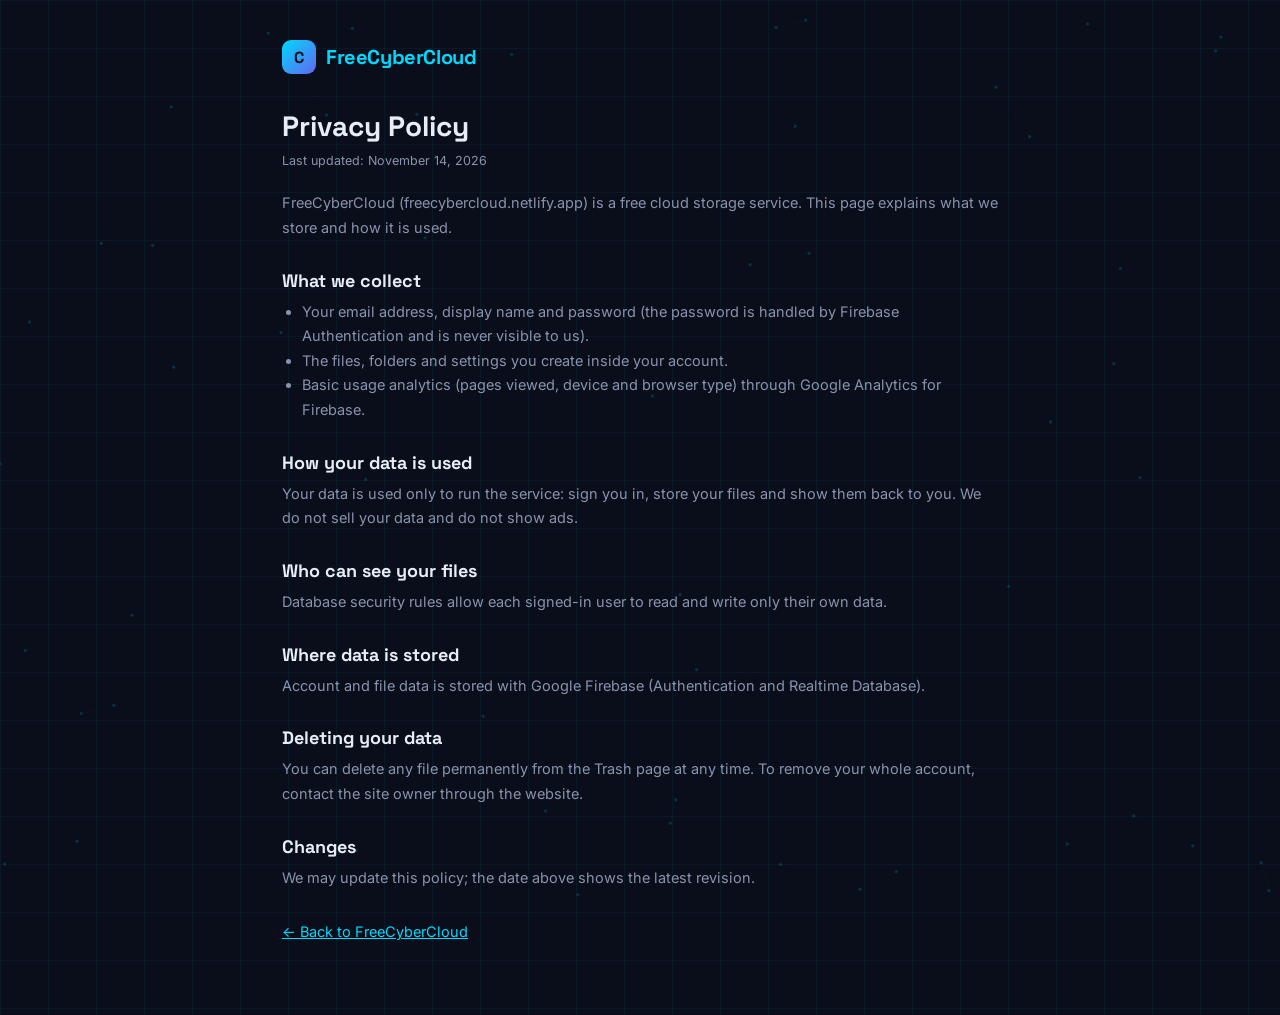
<file: privacy.html>
<!DOCTYPE html>
<html lang="en">
<head>
<meta charset="UTF-8">
<meta name="viewport" content="width=device-width, initial-scale=1.0">
<title>Privacy Policy — FreeCyberCloud</title>
<meta name="description" content="How FreeCyberCloud handles your account details and the files you upload.">
<meta name="robots" content="index, follow">
<link rel="canonical" href="https://freecybercloud.netlify.app/privacy.html">
<meta name="theme-color" content="#00d9ff">
<link rel="icon" href="/favicon.ico" sizes="any">
<link rel="icon" type="image/png" sizes="32x32" href="/favicon-32x32.png">
<link rel="apple-touch-icon" sizes="180x180" href="/apple-touch-icon.png">
<link rel="manifest" href="/site.webmanifest">
<link rel="preconnect" href="https://fonts.googleapis.com">
<link href="https://fonts.googleapis.com/css2?family=Space+Grotesk:wght@400;500;600;700&family=Inter:wght@400;500;600;700&family=JetBrains+Mono:wght@400;500&display=swap" rel="stylesheet">
<link rel="stylesheet" href="/css/styles.css">
</head>
<body>
<canvas id="ambient"></canvas>
<div class="static-page">
  <a href="/" style="text-decoration:none"><div class="brand" style="justify-content:flex-start"><div class="brand-mark">C</div><div class="brand-name">FreeCyberCloud</div></div></a>
  <h1>Privacy Policy</h1>
  <p class="updated">Last updated: November 14, 2026</p>
  <p>FreeCyberCloud (freecybercloud.netlify.app) is a free cloud storage service. This page explains what we store and how it is used.</p>
  <h2>What we collect</h2>
  <ul>
    <li>Your email address, display name and password (the password is handled by Firebase Authentication and is never visible to us).</li>
    <li>The files, folders and settings you create inside your account.</li>
    <li>Basic usage analytics (pages viewed, device and browser type) through Google Analytics for Firebase.</li>
  </ul>
  <h2>How your data is used</h2>
  <p>Your data is used only to run the service: sign you in, store your files and show them back to you. We do not sell your data and do not show ads.</p>
  <h2>Who can see your files</h2>
  <p>Database security rules allow each signed-in user to read and write only their own data.</p>
  <h2>Where data is stored</h2>
  <p>Account and file data is stored with Google Firebase (Authentication and Realtime Database).</p>
  <h2>Deleting your data</h2>
  <p>You can delete any file permanently from the Trash page at any time. To remove your whole account, contact the site owner through the website.</p>
  <h2>Changes</h2>
  <p>We may update this policy; the date above shows the latest revision.</p>
  <p style="margin-top:30px"><a href="/">← Back to FreeCyberCloud</a></p>
</div>
<script src="/js/ambient.js"></script>
</body>
</html>
</file>
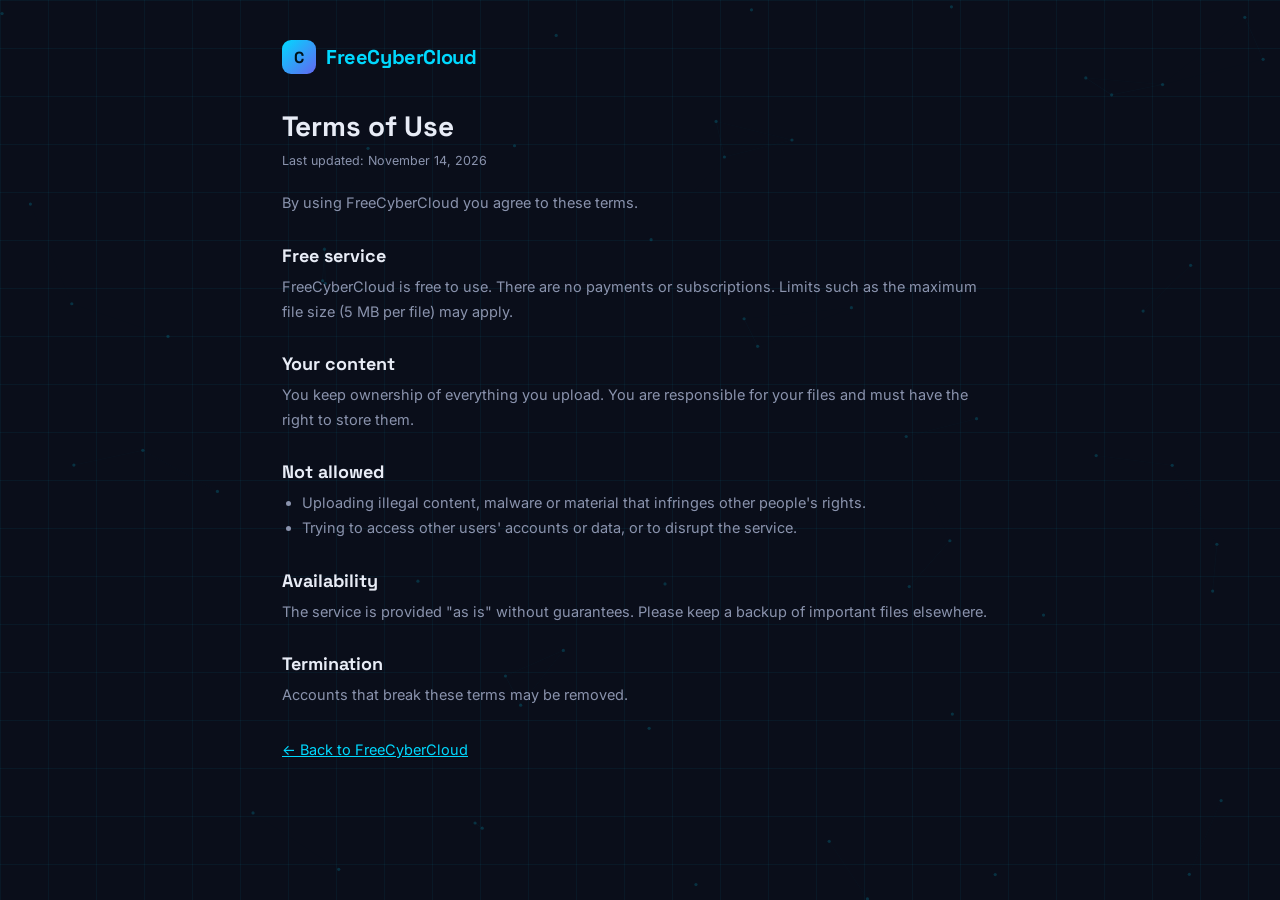
<file: terms.html>
<!DOCTYPE html>
<html lang="en">
<head>
<meta charset="UTF-8">
<meta name="viewport" content="width=device-width, initial-scale=1.0">
<title>Terms of Use — FreeCyberCloud</title>
<meta name="description" content="Terms of use for the free FreeCyberCloud storage service.">
<meta name="robots" content="index, follow">
<link rel="canonical" href="https://freecybercloud.netlify.app/terms.html">
<meta name="theme-color" content="#00d9ff">
<link rel="icon" href="/favicon.ico" sizes="any">
<link rel="icon" type="image/png" sizes="32x32" href="/favicon-32x32.png">
<link rel="apple-touch-icon" sizes="180x180" href="/apple-touch-icon.png">
<link rel="manifest" href="/site.webmanifest">
<link rel="preconnect" href="https://fonts.googleapis.com">
<link href="https://fonts.googleapis.com/css2?family=Space+Grotesk:wght@400;500;600;700&family=Inter:wght@400;500;600;700&family=JetBrains+Mono:wght@400;500&display=swap" rel="stylesheet">
<link rel="stylesheet" href="/css/styles.css">
</head>
<body>
<canvas id="ambient"></canvas>
<div class="static-page">
  <a href="/" style="text-decoration:none"><div class="brand" style="justify-content:flex-start"><div class="brand-mark">C</div><div class="brand-name">FreeCyberCloud</div></div></a>
  <h1>Terms of Use</h1>
  <p class="updated">Last updated: November 14, 2026</p>
  <p>By using FreeCyberCloud you agree to these terms.</p>
  <h2>Free service</h2>
  <p>FreeCyberCloud is free to use. There are no payments or subscriptions. Limits such as the maximum file size (5 MB per file) may apply.</p>
  <h2>Your content</h2>
  <p>You keep ownership of everything you upload. You are responsible for your files and must have the right to store them.</p>
  <h2>Not allowed</h2>
  <ul>
    <li>Uploading illegal content, malware or material that infringes other people's rights.</li>
    <li>Trying to access other users' accounts or data, or to disrupt the service.</li>
  </ul>
  <h2>Availability</h2>
  <p>The service is provided "as is" without guarantees. Please keep a backup of important files elsewhere.</p>
  <h2>Termination</h2>
  <p>Accounts that break these terms may be removed.</p>
  <p style="margin-top:30px"><a href="/">← Back to FreeCyberCloud</a></p>
</div>
<script src="/js/ambient.js"></script>
</body>
</html>
</file>
<file: css/styles.css>
/* ==========================================================================
   Cyber Cloud — Stylesheet
   Sections: Tokens, Base, Auth, App Shell, Sidebar, Topbar, Content,
             Dropzone/Toolbar, File Grid/List, Folders, Upload Panel,
             Modals, Toasts, Settings, Responsive
   ========================================================================== */

/* ---------- Design tokens ---------- */
:root{
  --bg:#0a0e1a; --bg-elev:#101625; --bg-elev-2:#161d30; --border:#212a42;
  --text:#e8ecf6; --text-dim:#8a93ad; --text-faint:#5a6280;
  --cyan:#00d9ff; --cyan-dim:#0891a8; --violet:#6366f1;
  --green:#10b981; --red:#f43f5e; --amber:#f59e0b;
  --glass: rgba(22,29,48,0.6);
  --grid-line: rgba(0,217,255,0.05);
  --radius:14px; --radius-sm:8px;
  --shadow: 0 8px 32px rgba(0,0,0,0.4);
  --font-display:'Space Grotesk',sans-serif;
  --font-body:'Inter',sans-serif;
  --font-mono:'JetBrains Mono',monospace;
}
[data-theme="light"]{
  --bg:#f3f5fa; --bg-elev:#ffffff; --bg-elev-2:#eef1f8; --border:#dde3f0;
  --text:#131a2c; --text-dim:#5c6478; --text-faint:#9aa1b5;
  --cyan:#0891a8; --cyan-dim:#00d9ff; --violet:#6366f1;
  --glass: rgba(255,255,255,0.7);
  --grid-line: rgba(8,145,168,0.06);
  --shadow: 0 8px 32px rgba(20,30,60,0.08);
}

/* ---------- Base ---------- */
*{box-sizing:border-box; margin:0; padding:0;}
body{
  background:var(--bg); color:var(--text); font-family:var(--font-body);
  min-height:100vh; overflow-x:hidden; transition:background .3s,color .3s;
  background-image:
    linear-gradient(var(--grid-line) 1px, transparent 1px),
    linear-gradient(90deg, var(--grid-line) 1px, transparent 1px);
  background-size:48px 48px;
}
::selection{background:var(--cyan); color:#00131a;}
a{color:inherit;}
button{font-family:inherit; cursor:pointer;}
input,select{font-family:inherit;}
::-webkit-scrollbar{width:8px; height:8px;}
::-webkit-scrollbar-thumb{background:var(--border); border-radius:8px;}

#ambient{position:fixed; inset:0; pointer-events:none; z-index:0; opacity:.5;}

/* ---------- Buttons & form fields (shared) ---------- */
.btn{
  border:none; border-radius:var(--radius-sm); padding:11px 16px; font-size:14px; font-weight:600;
  display:inline-flex; align-items:center; justify-content:center; gap:8px; transition:transform .15s, opacity .15s, background .2s;
}
.btn:active{transform:scale(.97);}
.btn-primary{background:linear-gradient(135deg,var(--cyan),var(--cyan-dim)); color:#00131a; width:100%;}
.btn-primary:hover{opacity:.9;}
.btn-ghost{background:transparent; border:1px solid var(--border); color:var(--text); width:100%;}
.btn-ghost:hover{border-color:var(--cyan);}
.btn-danger{background:var(--red); color:#fff;}
.field{margin-bottom:14px;}
.field label{display:block; font-size:12px; color:var(--text-dim); margin-bottom:6px; letter-spacing:.02em;}
.field input{
  width:100%; padding:11px 13px; background:var(--bg-elev-2); border:1px solid var(--border);
  border-radius:var(--radius-sm); color:var(--text); font-size:14px; outline:none; transition:border-color .2s;
}
.field input:focus{border-color:var(--cyan);}

/* ---------- Auth screen ---------- */
#auth-screen{
  min-height:100vh; display:flex; align-items:center; justify-content:center;
  position:relative; z-index:1; padding:20px;
}
.auth-card{
  width:100%; max-width:400px; background:var(--glass); backdrop-filter:blur(20px);
  border:1px solid var(--border); border-radius:var(--radius); padding:36px 30px;
  box-shadow:var(--shadow);
}
.brand{display:flex; align-items:center; gap:10px; margin-bottom:28px; justify-content:center;}
.brand-mark{width:34px; height:34px; border-radius:9px; background:linear-gradient(135deg,var(--cyan),var(--violet)); display:flex; align-items:center; justify-content:center; font-family:var(--font-display); font-weight:700; color:#00131a; font-size:16px;}
.brand-name{font-family:var(--font-display); font-weight:700; font-size:20px; letter-spacing:-.02em;}
.auth-title{font-family:var(--font-display); font-size:22px; font-weight:600; margin-bottom:6px;}
.auth-sub{color:var(--text-dim); font-size:13.5px; margin-bottom:24px;}
.auth-links{display:flex; justify-content:space-between; margin-top:14px; font-size:12.5px;}
.auth-links a,.auth-links button{background:none; border:none; color:var(--cyan); font-size:12.5px;}
.auth-switch{text-align:center; margin-top:20px; font-size:13px; color:var(--text-dim);}
.auth-switch button{background:none; border:none; color:var(--cyan); font-weight:600; font-size:13px;}
.auth-error{background:rgba(244,63,94,.1); border:1px solid rgba(244,63,94,.3); color:#ff8fa3; padding:9px 12px; border-radius:var(--radius-sm); font-size:12.5px; margin-bottom:14px; display:none;}
.auth-note{background:rgba(0,217,255,.08); border:1px solid rgba(0,217,255,.25); color:var(--cyan); padding:9px 12px; border-radius:var(--radius-sm); font-size:12.5px; margin-bottom:14px; display:none;}

/* ---------- App shell ---------- */
#app{display:none; min-height:100vh; position:relative; z-index:1;}
.shell{display:flex; min-height:100vh;}

/* Sidebar */
#sidebar{
  width:230px; flex-shrink:0; background:var(--bg-elev); border-right:1px solid var(--border);
  padding:22px 16px; display:flex; flex-direction:column; position:sticky; top:0; height:100vh; z-index:40;
}
.sidebar-nav{list-style:none; margin-top:24px; flex:1;}
.sidebar-nav li{margin-bottom:2px;}
.nav-link{
  display:flex; align-items:center; gap:11px; padding:10px 12px; border-radius:var(--radius-sm);
  color:var(--text-dim); font-size:14px; font-weight:500; border:none; background:none; width:100%; text-align:left;
  transition:background .15s,color .15s;
}
.nav-link .ic{width:18px; text-align:center; font-size:15px;}
.nav-link:hover{background:var(--bg-elev-2); color:var(--text);}
.nav-link.active{background:rgba(0,217,255,.1); color:var(--cyan);}
.nav-count{margin-left:auto; font-size:11px; background:var(--bg-elev-2); padding:2px 7px; border-radius:20px; color:var(--text-faint);}

.storage-widget{background:var(--bg-elev-2); border:1px solid var(--border); border-radius:var(--radius); padding:14px; margin-top:10px;}
.storage-text{font-size:12px; color:var(--text-dim);}
.storage-text b{color:var(--text); font-family:var(--font-mono); font-size:13px;}
.bar-track{height:6px; background:var(--border); border-radius:4px; margin-top:10px; overflow:hidden;}
.bar-fill{height:100%; background:linear-gradient(90deg,var(--cyan),var(--violet)); border-radius:4px; transition:width .4s;}

/* Main / Topbar */
#main{flex:1; min-width:0; display:flex; flex-direction:column;}
#topbar{
  position:sticky; top:0; z-index:30; background:var(--glass); backdrop-filter:blur(14px);
  border-bottom:1px solid var(--border); padding:14px 26px; display:flex; align-items:center; gap:16px;
}
#hamburger{display:none; background:none; border:none; color:var(--text); font-size:20px;}
.search-wrap{flex:1; max-width:420px; position:relative;}
.search-wrap input{
  width:100%; background:var(--bg-elev-2); border:1px solid var(--border); border-radius:20px;
  padding:9px 14px 9px 36px; color:var(--text); font-size:13.5px; outline:none;
}
.search-wrap input:focus{border-color:var(--cyan);}
.search-wrap .ic{position:absolute; left:13px; top:50%; transform:translateY(-50%); color:var(--text-faint); font-size:13px;}
.topbar-actions{display:flex; align-items:center; gap:10px; margin-left:auto;}
.icon-btn{background:var(--bg-elev-2); border:1px solid var(--border); width:36px; height:36px; border-radius:10px; display:flex; align-items:center; justify-content:center; color:var(--text-dim); font-size:15px;}
.icon-btn:hover{color:var(--cyan); border-color:var(--cyan);}
.avatar{width:36px; height:36px; border-radius:10px; background:linear-gradient(135deg,var(--cyan),var(--violet)); display:flex; align-items:center; justify-content:center; font-weight:700; color:#00131a; font-size:14px;}

/* Content */
.content{padding:26px; flex:1;}
.page-head{display:flex; align-items:center; justify-content:space-between; margin-bottom:20px; flex-wrap:wrap; gap:12px;}
.page-title{font-family:var(--font-display); font-size:24px; font-weight:700;}
.page-sub{color:var(--text-dim); font-size:13px; margin-top:2px;}

.stats-row{display:grid; grid-template-columns:repeat(4,1fr); gap:14px; margin-bottom:24px;}
.stat-card{background:var(--bg-elev); border:1px solid var(--border); border-radius:var(--radius); padding:16px 18px;}
.stat-label{font-size:12px; color:var(--text-dim); display:flex; justify-content:space-between;}
.stat-value{font-family:var(--font-mono); font-size:22px; font-weight:600; margin-top:6px;}

/* Dropzone / toolbar */
.dropzone{
  border:1.5px dashed var(--border); border-radius:var(--radius); padding:34px 20px; text-align:center;
  margin-bottom:24px; transition:border-color .2s, background .2s; cursor:pointer;
}
.dropzone.drag{border-color:var(--cyan); background:rgba(0,217,255,.05);}
.dropzone .ic{font-size:26px; color:var(--cyan);}
.dropzone h3{font-family:var(--font-display); margin:10px 0 4px; font-size:16px;}
.dropzone p{color:var(--text-dim); font-size:12.5px;}

.toolbar{display:flex; align-items:center; gap:10px; margin-bottom:16px; flex-wrap:wrap;}
.select{background:var(--bg-elev-2); border:1px solid var(--border); color:var(--text); border-radius:var(--radius-sm); padding:8px 10px; font-size:13px;}
.view-toggle{display:flex; border:1px solid var(--border); border-radius:var(--radius-sm); overflow:hidden; margin-left:auto;}
.view-toggle button{background:var(--bg-elev-2); border:none; color:var(--text-dim); padding:7px 11px; font-size:13px;}
.view-toggle button.active{background:var(--cyan); color:#00131a;}
.bulk-bar{display:none; align-items:center; gap:10px; background:rgba(0,217,255,.08); border:1px solid rgba(0,217,255,.25); padding:10px 14px; border-radius:var(--radius-sm); margin-bottom:14px; font-size:13px;}
.bulk-bar button{background:var(--bg-elev-2); border:1px solid var(--border); color:var(--text); padding:6px 10px; border-radius:6px; font-size:12px;}

/* File grid / list */
.file-grid{display:grid; grid-template-columns:repeat(auto-fill,minmax(160px,1fr)); gap:14px;}
.file-card{background:var(--bg-elev); border:1px solid var(--border); border-radius:var(--radius); overflow:hidden; position:relative; transition:border-color .15s, transform .15s;}
.file-card:hover{border-color:var(--cyan); transform:translateY(-2px);}
.file-thumb{height:100px; background:var(--bg-elev-2); display:flex; align-items:center; justify-content:center; font-size:30px; color:var(--text-faint); position:relative;}
.file-thumb img{width:100%; height:100%; object-fit:cover;}
.file-check{position:absolute; top:8px; left:8px; z-index:2;}
.file-fav{position:absolute; top:8px; right:8px; background:rgba(0,0,0,.4); border:none; color:#fff; width:24px; height:24px; border-radius:6px; font-size:12px; z-index:2;}
.file-fav.active{color:var(--amber);}
.file-body{padding:10px 12px;}
.file-name{font-size:12.5px; font-weight:600; white-space:nowrap; overflow:hidden; text-overflow:ellipsis;}
.file-meta{font-size:10.5px; color:var(--text-faint); font-family:var(--font-mono); margin-top:3px; display:flex; justify-content:space-between;}
.file-actions{display:flex; gap:6px; margin-top:8px;}
.file-actions button{flex:1; background:var(--bg-elev-2); border:1px solid var(--border); color:var(--text-dim); padding:5px; border-radius:6px; font-size:11px;}
.file-actions button:hover{color:var(--cyan); border-color:var(--cyan);}

.file-list-row{display:flex; align-items:center; gap:12px; padding:10px 14px; border-bottom:1px solid var(--border); font-size:13px;}
.file-list-row .fn{flex:1; min-width:0; overflow:hidden; text-overflow:ellipsis; white-space:nowrap; font-weight:500;}
.file-list-row .fm{color:var(--text-faint); font-family:var(--font-mono); font-size:11.5px; width:90px;}

.empty-state{text-align:center; padding:60px 20px; color:var(--text-dim);}
.empty-state .ic{font-size:34px; margin-bottom:10px; color:var(--text-faint);}

/* Folders */
.folder-grid{display:grid; grid-template-columns:repeat(auto-fill,minmax(150px,1fr)); gap:14px; margin-bottom:24px;}
.folder-card{background:var(--bg-elev); border:1px solid var(--border); border-radius:var(--radius); padding:16px; cursor:pointer; transition:border-color .15s;}
.folder-card:hover{border-color:var(--cyan);}
.folder-card .ic{font-size:22px; color:var(--cyan);}
.folder-card h4{font-size:13.5px; margin-top:8px;}
.folder-card span{font-size:11px; color:var(--text-faint);}

/* Upload panel */
#upload-panel{position:fixed; bottom:20px; right:20px; width:340px; max-width:calc(100vw - 40px); background:var(--bg-elev); border:1px solid var(--border); border-radius:var(--radius); box-shadow:var(--shadow); z-index:100; display:none; overflow:hidden;}
.up-head{display:flex; justify-content:space-between; align-items:center; padding:12px 14px; border-bottom:1px solid var(--border); font-size:13px; font-weight:600;}
.up-head button{background:none; border:none; color:var(--text-dim); font-size:15px;}
.up-list{max-height:260px; overflow-y:auto; padding:10px 14px;}
.up-item{margin-bottom:10px;}
.up-row{display:flex; justify-content:space-between; font-size:11.5px; margin-bottom:4px;}
.up-row .nm{overflow:hidden; text-overflow:ellipsis; white-space:nowrap; max-width:200px;}
.up-track{height:5px; background:var(--border); border-radius:4px; overflow:hidden;}
.up-fill{height:100%; width:0%; background:var(--cyan); transition:width .2s;}
.up-fill.done{background:var(--green);}
.up-fill.fail{background:var(--red);}

/* Modals */
.overlay{position:fixed; inset:0; background:rgba(0,0,0,.6); backdrop-filter:blur(3px); z-index:200; display:none; align-items:center; justify-content:center; padding:20px;}
.modal{background:var(--bg-elev); border:1px solid var(--border); border-radius:var(--radius); width:100%; max-width:420px; padding:22px; box-shadow:var(--shadow);}
.modal h3{font-family:var(--font-display); font-size:17px; margin-bottom:6px;}
.modal p{color:var(--text-dim); font-size:13px; margin-bottom:18px;}
.modal-actions{display:flex; gap:10px; margin-top:6px;}
.modal-actions .btn{flex:1;}
.preview-modal img{max-width:100%; max-height:60vh; border-radius:10px; display:block; margin:0 auto;}

/* Toasts */
#toasts{position:fixed; top:16px; right:16px; z-index:300; display:flex; flex-direction:column; gap:8px;}
.toast{background:var(--bg-elev); border:1px solid var(--border); border-left:3px solid var(--cyan); padding:11px 16px; border-radius:8px; font-size:13px; box-shadow:var(--shadow); min-width:220px; animation:slideIn .25s ease;}
.toast.success{border-left-color:var(--green);}
.toast.error{border-left-color:var(--red);}
@keyframes slideIn{from{transform:translateX(30px); opacity:0;} to{transform:translateX(0); opacity:1;}}

/* Settings */
.settings-section{background:var(--bg-elev); border:1px solid var(--border); border-radius:var(--radius); padding:20px; margin-bottom:16px; max-width:520px;}
.settings-section h3{font-family:var(--font-display); font-size:15px; margin-bottom:14px;}
.toggle-row{display:flex; justify-content:space-between; align-items:center; padding:10px 0; border-bottom:1px solid var(--border); font-size:13.5px;}
.toggle-row:last-child{border-bottom:none;}
.switch{width:40px; height:22px; background:var(--border); border-radius:20px; position:relative; border:none; cursor:pointer;}
.switch::after{content:''; width:18px; height:18px; background:#fff; border-radius:50%; position:absolute; top:2px; left:2px; transition:.2s;}
.switch.on{background:var(--cyan);}
.switch.on::after{left:20px;}

/* ==========================================================================
   Responsive — mobile first breakpoints for tablet/phone
   ========================================================================== */
@media (max-width:900px){
  #sidebar{position:fixed; left:-250px; top:0; height:100vh; transition:left .25s; box-shadow:var(--shadow);}
  #sidebar.open{left:0;}
  #hamburger{display:block;}
  .stats-row{grid-template-columns:repeat(2,1fr);}
  .content{padding:16px;}
  #topbar{padding:12px 16px;}
  .search-wrap{max-width:none;}
  .sidebar-scrim{display:none; position:fixed; inset:0; background:rgba(0,0,0,.5); z-index:35;}
  .sidebar-scrim.show{display:block;}
}
@media (max-width:640px){
  .stats-row{grid-template-columns:1fr 1fr;}
  .file-grid{grid-template-columns:repeat(auto-fill,minmax(130px,1fr)); gap:10px;}
  #upload-panel{right:10px; left:10px; width:auto; bottom:10px;}
  .brand-name{display:none;}
  .page-title{font-size:20px;}
  .toolbar{gap:8px;}
  .view-toggle{margin-left:0;}
}
@media (max-width:420px){
  .file-grid{grid-template-columns:repeat(2,1fr);}
  .stats-row{grid-template-columns:1fr 1fr;}
}

/* ==========================================================================
   Public landing content (visible to logged-out visitors & search engines)
   ========================================================================== */
#seo-landing{position:relative; z-index:1; max-width:860px; margin:0 auto; padding:10px 22px 70px; color:var(--text);}
#seo-landing h1{font-family:var(--font-display); font-size:30px; line-height:1.2; letter-spacing:-.02em; margin-bottom:12px; text-align:center;}
#seo-landing .lead{color:var(--text-dim); text-align:center; max-width:640px; margin:0 auto 34px; font-size:15px; line-height:1.6;}
#seo-landing h2{font-family:var(--font-display); font-size:20px; margin:38px 0 14px; letter-spacing:-.01em;}
.seo-features{display:grid; grid-template-columns:repeat(auto-fit,minmax(230px,1fr)); gap:14px;}
.seo-feature{background:var(--bg-elev); border:1px solid var(--border); border-radius:var(--radius); padding:18px;}
.seo-feature h3{font-family:var(--font-display); font-size:15px; margin-bottom:6px;}
.seo-feature p{color:var(--text-dim); font-size:13.5px; line-height:1.55;}
.seo-faq details{background:var(--bg-elev); border:1px solid var(--border); border-radius:var(--radius-sm); padding:13px 16px; margin-bottom:10px;}
.seo-faq summary{cursor:pointer; font-weight:600; font-size:14.5px;}
.seo-faq p{color:var(--text-dim); font-size:13.5px; line-height:1.6; margin-top:10px;}
.seo-footer{margin-top:44px; padding-top:20px; border-top:1px solid var(--border); text-align:center; color:var(--text-dim); font-size:12.5px;}
.seo-footer a{color:var(--cyan); text-decoration:none; margin:0 8px;}

/* Static pages (privacy / terms / 404) */
.static-page{position:relative; z-index:1; max-width:760px; margin:0 auto; padding:40px 22px 70px;}
.static-page .brand{margin-bottom:34px;}
.static-page h1{font-family:var(--font-display); font-size:28px; margin-bottom:6px;}
.static-page h2{font-family:var(--font-display); font-size:18px; margin:28px 0 8px;}
.static-page p,.static-page li{color:var(--text-dim); font-size:14.5px; line-height:1.7;}
.static-page ul{margin:8px 0 8px 20px;}
.static-page a{color:var(--cyan);}
.static-page .updated{font-size:12.5px; color:var(--text-dim); margin-bottom:20px;}
</file>
